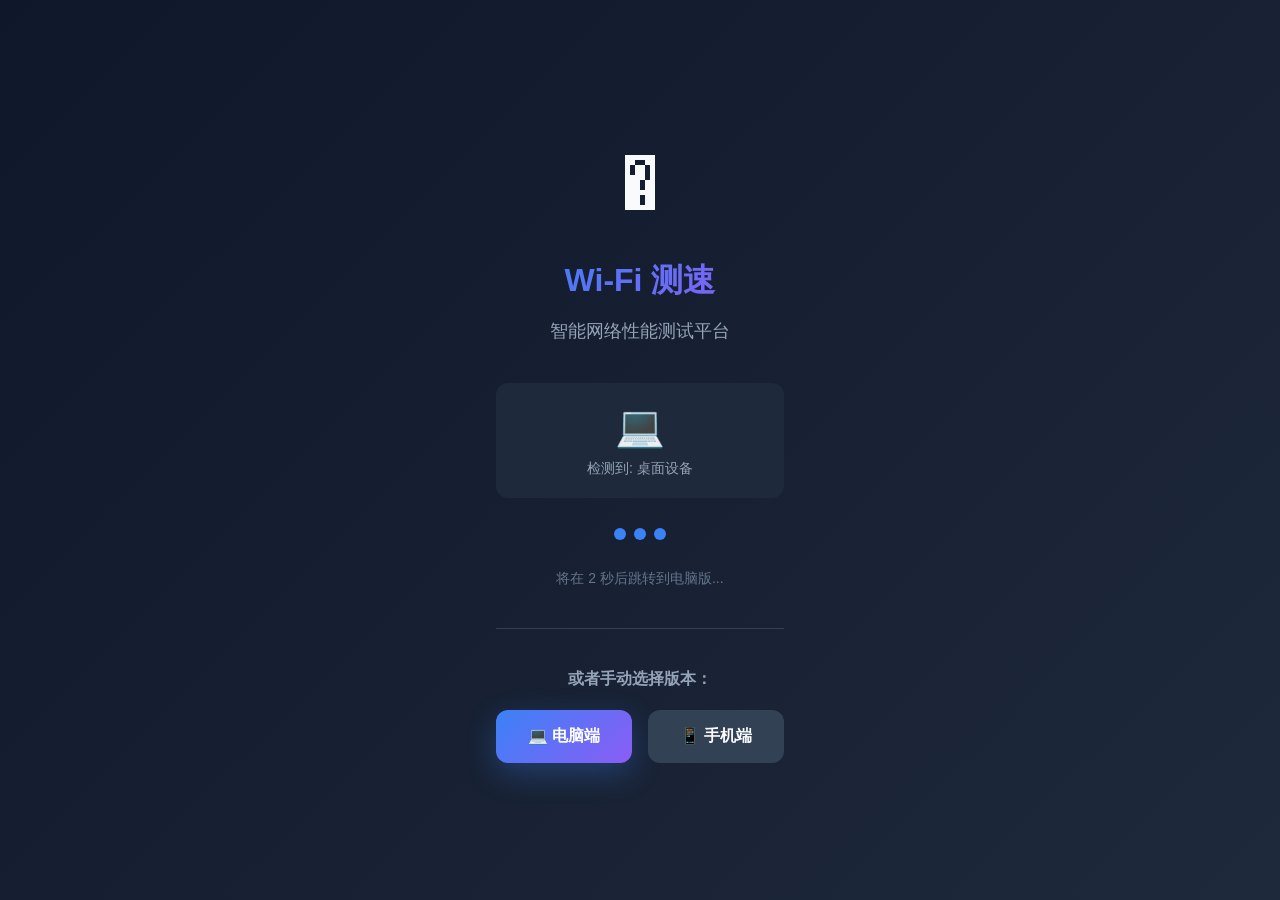
<file: index.html>
<!DOCTYPE html>
<html lang="zh-CN">
<head>
    <meta charset="UTF-8">
    <meta name="viewport" content="width=device-width, initial-scale=1.0">
    <meta name="description" content="Wi-Fi 测速 - 专业网络性能测试平台">
    <title>Wi-Fi 测速 - 正在跳转...</title>
    <style>
        * {
            margin: 0;
            padding: 0;
            box-sizing: border-box;
        }

        body {
            font-family: 'Segoe UI', -apple-system, BlinkMacSystemFont, sans-serif;
            background: linear-gradient(135deg, #0F172A 0%, #1E293B 100%);
            min-height: 100vh;
            display: flex;
            align-items: center;
            justify-content: center;
            color: #F8FAFC;
        }

        .container {
            text-align: center;
            padding: 40px;
            max-width: 600px;
        }

        .logo {
            font-size: 80px;
            margin-bottom: 30px;
            animation: pulse 2s ease-in-out infinite;
        }

        @keyframes pulse {
            0%, 100% { transform: scale(1); }
            50% { transform: scale(1.1); }
        }

        h1 {
            font-size: 32px;
            margin-bottom: 16px;
            background: linear-gradient(135deg, #3B82F6 0%, #8B5CF6 100%);
            -webkit-background-clip: text;
            -webkit-text-fill-color: transparent;
            background-clip: text;
        }

        .subtitle {
            font-size: 18px;
            color: #94A3B8;
            margin-bottom: 40px;
        }

        .loading {
            display: flex;
            justify-content: center;
            gap: 8px;
            margin: 30px 0;
        }

        .loading span {
            width: 12px;
            height: 12px;
            background: #3B82F6;
            border-radius: 50%;
            animation: bounce 1.4s ease-in-out infinite;
        }

        .loading span:nth-child(1) { animation-delay: -0.32s; }
        .loading span:nth-child(2) { animation-delay: -0.16s; }
        .loading span:nth-child(3) { animation-delay: 0; }

        @keyframes bounce {
            0%, 80%, 100% { transform: scale(0); }
            40% { transform: scale(1); }
        }

        .status {
            font-size: 14px;
            color: #64748B;
            margin-top: 20px;
        }

        .manual-select {
            margin-top: 40px;
            padding-top: 40px;
            border-top: 1px solid #334155;
        }

        .manual-select h3 {
            font-size: 16px;
            color: #94A3B8;
            margin-bottom: 20px;
        }

        .btn-group {
            display: flex;
            gap: 16px;
            justify-content: center;
            flex-wrap: wrap;
        }

        .btn {
            padding: 16px 32px;
            font-size: 16px;
            font-weight: 600;
            border: none;
            border-radius: 12px;
            cursor: pointer;
            transition: all 0.3s;
            text-decoration: none;
            display: inline-block;
        }

        .btn-primary {
            background: linear-gradient(135deg, #3B82F6 0%, #8B5CF6 100%);
            color: white;
            box-shadow: 0 10px 30px rgba(59, 130, 246, 0.3);
        }

        .btn-primary:hover {
            transform: translateY(-3px);
            box-shadow: 0 15px 40px rgba(59, 130, 246, 0.4);
        }

        .btn-secondary {
            background: #334155;
            color: #F8FAFC;
        }

        .btn-secondary:hover {
            background: #475569;
            transform: translateY(-3px);
        }

        .detected {
            background: #1E293B;
            padding: 20px;
            border-radius: 12px;
            margin-bottom: 30px;
        }

        .detected-icon {
            font-size: 40px;
            margin-bottom: 10px;
        }

        .detected-text {
            font-size: 14px;
            color: #94A3B8;
        }
    </style>
</head>
<body>
    <div class="container">
        <div class="logo">�</div>
        <h1>Wi-Fi 测速</h1>
        <p class="subtitle">智能网络性能测试平台</p>

        <div class="detected">
            <div class="detected-icon" id="deviceIcon">🔍</div>
            <div class="detected-text" id="deviceText">正在检测您的设备...</div>
        </div>

        <div class="loading">
            <span></span>
            <span></span>
            <span></span>
        </div>

        <div class="status" id="statusText">
            正在跳转到最佳版本...
        </div>

        <div class="manual-select">
            <h3>或者手动选择版本：</h3>
            <div class="btn-group">
                <a href="desktop.html" class="btn btn-primary">
                    💻 电脑端
                </a>
                <a href="mobile.html" class="btn btn-secondary">
                    📱 手机端
                </a>
            </div>
        </div>
    </div>

    <script>
        function detectDevice() {
            const userAgent = navigator.userAgent.toLowerCase();
            const width = window.innerWidth;

            let device = {
                type: 'desktop',
                icon: '💻',
                mobileUrl: 'mobile.html',
                desktopUrl: 'desktop.html'
            };

            const isMobile = /android|webos|iphone|ipad|ipod|blackberry|iemobile|opera mini/i.test(userAgent);
            const isTablet = /ipad|tablet/i.test(userAgent) && width > 768;
            const isSmallScreen = width < 768;

            if (isMobile || isTablet || isSmallScreen) {
                device.type = 'mobile';
                device.icon = '📱';
            }

            return device;
        }

        function init() {
            const device = detectDevice();

            document.getElementById('deviceIcon').textContent = device.icon;
            document.getElementById('deviceText').textContent = `检测到: ${device.type === 'mobile' ? '移动设备' : '桌面设备'}`;
            document.getElementById('statusText').textContent = `将在 2 秒后跳转到${device.type === 'mobile' ? '手机版' : '电脑版'}...`;

            setTimeout(() => {
                const targetUrl = device.type === 'mobile' ? device.mobileUrl : device.desktopUrl;
                window.location.href = targetUrl;
            }, 2000);
        }

        init();
    </script>
</body>
</html>
</file>
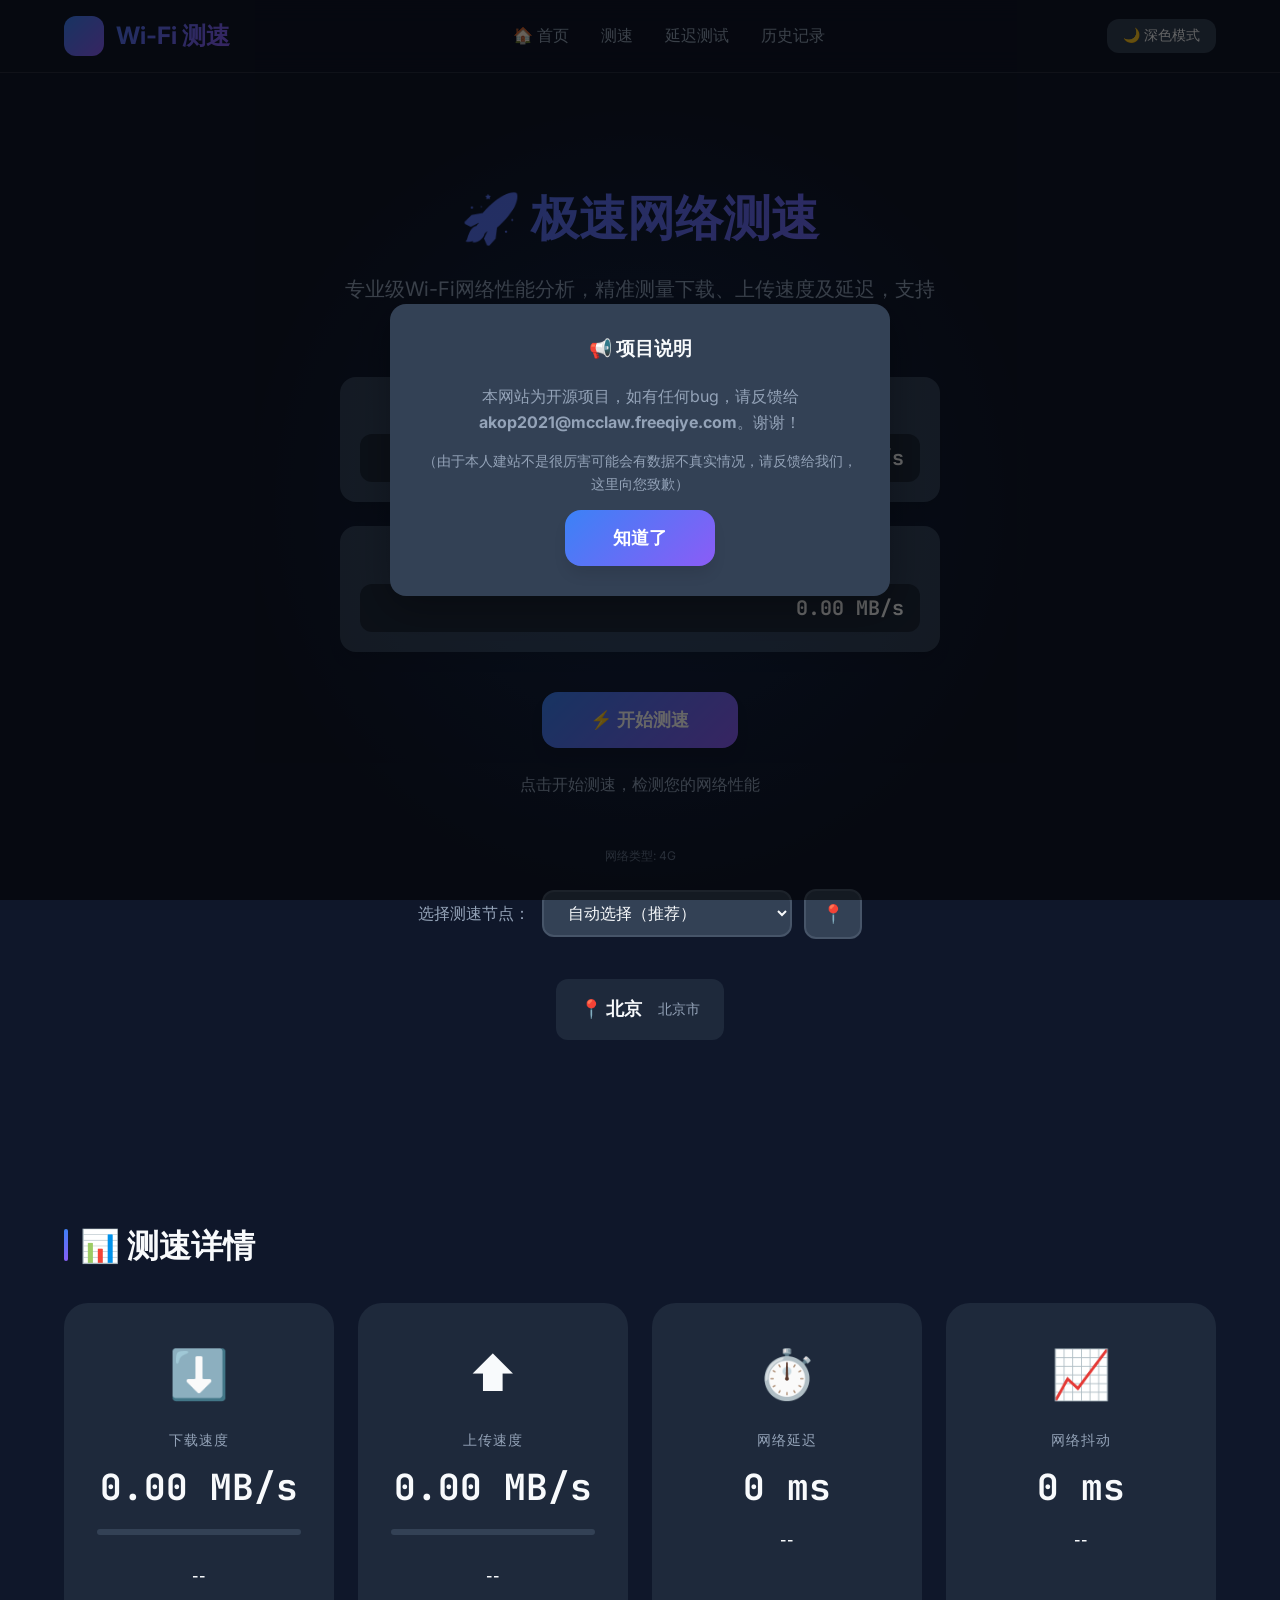
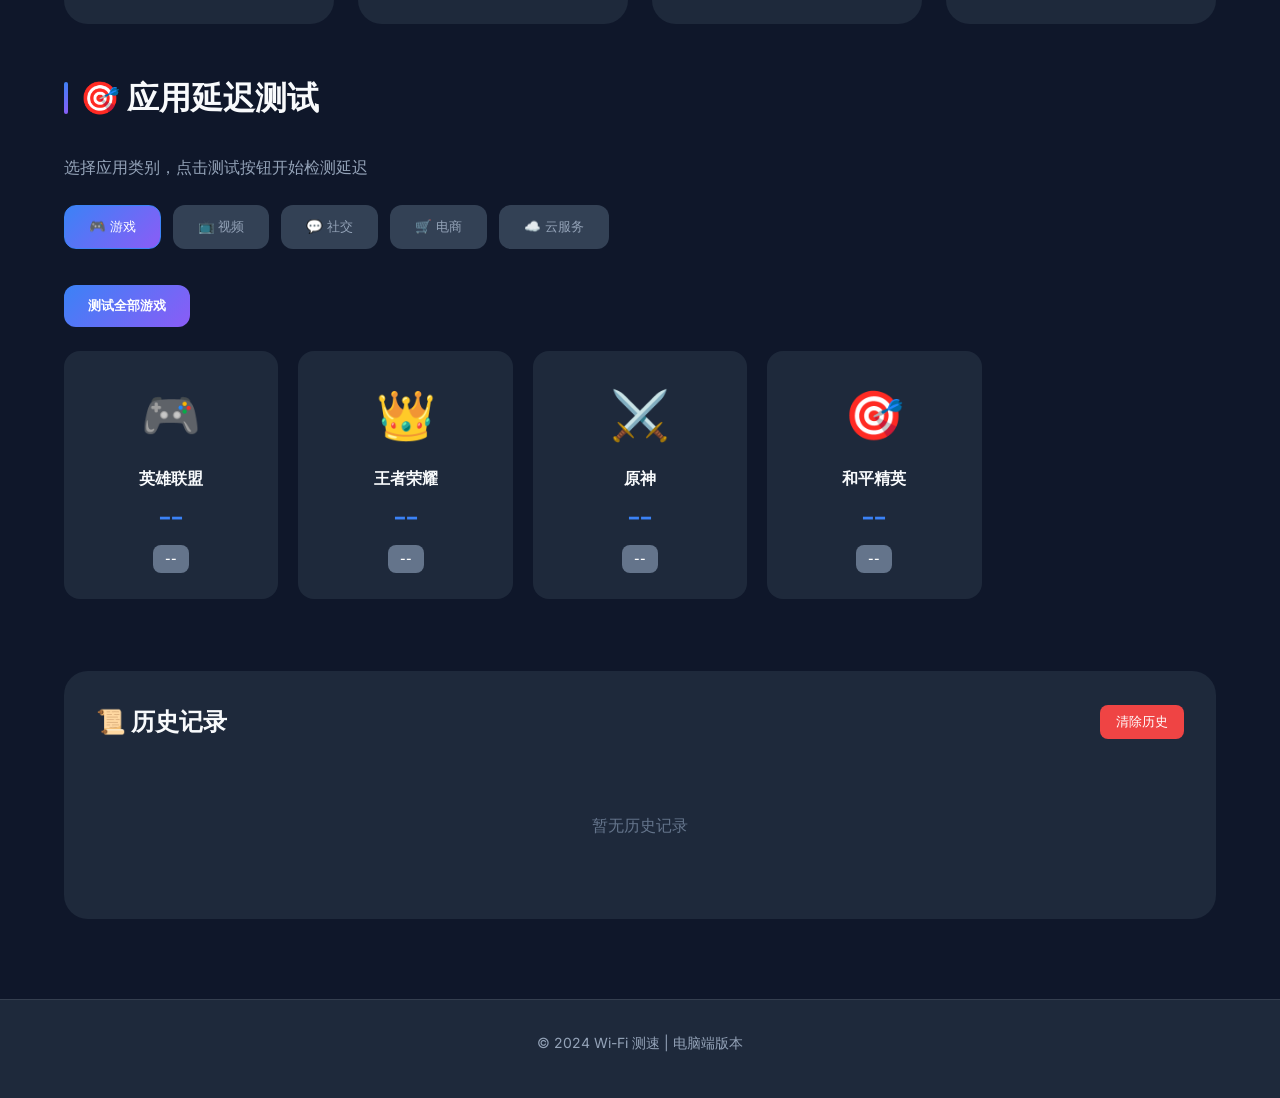
<file: desktop.html>
<!DOCTYPE html>
<html lang="zh-CN" data-theme="dark">
<head>
    <meta charset="UTF-8">
    <meta name="viewport" content="width=device-width, initial-scale=1.0">
    <meta name="description" content="专业Wi-Fi网络测速平台 - 电脑端">
    <meta name="viewport" content="width=device-width, initial-scale=1.0, maximum-scale=1.0, user-scalable=no">
    <title>Wi-Fi 测速 - 电脑端</title>

    <link rel="preconnect" href="https://fonts.googleapis.com">
    <link rel="preconnect" href="https://fonts.gstatic.com" crossorigin>
    <link href="https://fonts.googleapis.com/css2?family=Inter:wght@400;500;600;700;800&family=JetBrains+Mono:wght@400;500;600;700&display=swap" rel="stylesheet">

    <link rel="stylesheet" href="styles.css">
</head>
<body>
    <header>
        <div class="container header-content">
            <div class="logo">
                <div class="logo-icon">📡</div>
                <span>Wi-Fi 测速</span>
            </div>
            <nav>
                <a href="index.html">🏠 首页</a>
                <a href="#home">测速</a>
                <a href="#latency">延迟测试</a>
                <a href="#history">历史记录</a>
            </nav>
            <button id="themeToggle" class="theme-toggle">🌙 深色模式</button>
        </div>
    </header>

    <main>
        <section id="home" class="hero">
            <div class="container">
                <h1>🚀 极速网络测速</h1>
                <p>专业级Wi-Fi网络性能分析，精准测量下载、上传速度及延迟，支持多种应用服务器延迟测试</p>

                <div class="speed-bars">
                    <div class="speed-bar-item">
                        <div class="speed-bar-label">下载速度</div>
                        <div class="speed-bar-container">
                            <div class="speed-bar-fill" id="downloadBar"></div>
                            <span class="speed-bar-value" id="downloadBarValue">0.00 MB/s</span>
                        </div>
                    </div>
                    <div class="speed-bar-item">
                        <div class="speed-bar-label">上传速度</div>
                        <div class="speed-bar-container">
                            <div class="speed-bar-fill upload" id="uploadBar"></div>
                            <span class="speed-bar-value" id="uploadBarValue">0.00 MB/s</span>
                        </div>
                    </div>
                </div>

                <div class="action-buttons">
                    <button id="startTest" class="btn btn-primary">⚡ 开始测速</button>
                    <button id="abortTest" class="btn btn-secondary hidden">⏹ 停止</button>
                </div>

                <p id="statusMessage">点击开始测速，检测您的网络性能</p>

                <div id="networkInfo"></div>

                <div class="node-selector">
                    <label>选择测速节点：</label>
                    <select id="nodeSelect" class="node-select">
                        <option value="auto">自动选择（推荐）</option>
                    </select>
                    <button id="refreshLocation" class="btn-refresh" title="刷新位置">📍</button>
                </div>
                <div id="currentNode" class="current-node"></div>
            </div>
        </section>

        <section class="container">
            <h2 class="section-title">📊 测速详情</h2>

            <div class="metrics-grid">
                <div class="metric-card" data-metric="download">
                        <div class="metric-icon">⬇️</div>
                        <div class="metric-label">下载速度</div>
                        <div class="metric-value" id="downloadValue">0.00 MB/s</div>
                        <div class="progress-bar">
                            <div class="progress-fill" id="downloadProgress"></div>
                            <span class="progress-text" id="downloadProgressText">0%</span>
                        </div>
                        <div class="metric-info" id="downloadInfo"></div>
                        <span class="metric-rating" id="downloadRating">--</span>
                    </div>

                    <div class="metric-card" data-metric="upload">
                        <div class="metric-icon">⬆️</div>
                        <div class="metric-label">上传速度</div>
                        <div class="metric-value" id="uploadValue">0.00 MB/s</div>
                        <div class="progress-bar">
                            <div class="progress-fill" id="uploadProgress"></div>
                            <span class="progress-text" id="uploadProgressText">0%</span>
                        </div>
                        <div class="metric-info" id="uploadInfo"></div>
                        <span class="metric-rating" id="uploadRating">--</span>
                    </div>

                <div class="metric-card" data-metric="ping">
                    <div class="metric-icon">⏱️</div>
                    <div class="metric-label">网络延迟</div>
                    <div class="metric-value" id="pingValue">0 ms</div>
                    <span class="metric-rating" id="pingRating">--</span>
                </div>

                <div class="metric-card" data-metric="jitter">
                    <div class="metric-icon">📈</div>
                    <div class="metric-label">网络抖动</div>
                    <div class="metric-value" id="jitterValue">0 ms</div>
                    <span class="metric-rating" id="jitterRating">--</span>
                </div>
            </div>
        </section>

        <section id="latency" class="container">
            <h2 class="section-title">🎯 应用延迟测试</h2>
            <p id="latencyStatus">选择应用类别，点击测试按钮开始检测延迟</p>

            <div class="category-tabs">
                <button class="category-tab active" data-category="games">🎮 游戏</button>
                <button class="category-tab" data-category="video">📺 视频</button>
                <button class="category-tab" data-category="social">💬 社交</button>
                <button class="category-tab" data-category="ecommerce">🛒 电商</button>
                <button class="category-tab" data-category="cloud">☁️ 云服务</button>
            </div>

            <div id="category-games" class="category-content active">
                <button class="test-all-btn" data-category="games">测试全部游戏</button>
                <div class="apps-grid">
                    <div class="app-card" data-app="英雄联盟" data-category="games">
                        <div class="app-icon">🎮</div>
                        <div class="app-name">英雄联盟</div>
                        <div class="latency-value">--</div>
                        <span class="status-badge" style="background-color: #64748B">--</span>
                    </div>
                    <div class="app-card" data-app="王者荣耀" data-category="games">
                        <div class="app-icon">👑</div>
                        <div class="app-name">王者荣耀</div>
                        <div class="latency-value">--</div>
                        <span class="status-badge" style="background-color: #64748B">--</span>
                    </div>
                    <div class="app-card" data-app="原神" data-category="games">
                        <div class="app-icon">⚔️</div>
                        <div class="app-name">原神</div>
                        <div class="latency-value">--</div>
                        <span class="status-badge" style="background-color: #64748B">--</span>
                    </div>
                    <div class="app-card" data-app="和平精英" data-category="games">
                        <div class="app-icon">🎯</div>
                        <div class="app-name">和平精英</div>
                        <div class="latency-value">--</div>
                        <span class="status-badge" style="background-color: #64748B">--</span>
                    </div>
                </div>
            </div>

            <div id="category-video" class="category-content">
                <button class="test-all-btn" data-category="video">测试全部视频</button>
                <div class="apps-grid">
                    <div class="app-card" data-app="YouTube" data-category="video">
                        <div class="app-icon">▶️</div>
                        <div class="app-name">YouTube</div>
                        <div class="latency-value">--</div>
                        <span class="status-badge" style="background-color: #64748B">--</span>
                    </div>
                    <div class="app-card" data-app="Netflix" data-category="video">
                        <div class="app-icon">📺</div>
                        <div class="app-name">Netflix</div>
                        <div class="latency-value">--</div>
                        <span class="status-badge" style="background-color: #64748B">--</span>
                    </div>
                    <div class="app-card" data-app="B站" data-category="video">
                        <div class="app-icon">🎬</div>
                        <div class="app-name">B站</div>
                        <div class="latency-value">--</div>
                        <span class="status-badge" style="background-color: #64748B">--</span>
                    </div>
                    <div class="app-card" data-app="抖音" data-category="video">
                        <div class="app-icon">🎵</div>
                        <div class="app-name">抖音</div>
                        <div class="latency-value">--</div>
                        <span class="status-badge" style="background-color: #64748B">--</span>
                    </div>
                </div>
            </div>

            <div id="category-social" class="category-content">
                <button class="test-all-btn" data-category="social">测试全部社交应用</button>
                <div class="apps-grid">
                    <div class="app-card" data-app="微信" data-category="social">
                        <div class="app-icon">💬</div>
                        <div class="app-name">微信</div>
                        <div class="latency-value">--</div>
                        <span class="status-badge" style="background-color: #64748B">--</span>
                    </div>
                    <div class="app-card" data-app="QQ" data-category="social">
                        <div class="app-icon">📧</div>
                        <div class="app-name">QQ</div>
                        <div class="latency-value">--</div>
                        <span class="status-badge" style="background-color: #64748B">--</span>
                    </div>
                    <div class="app-card" data-app="Telegram" data-category="social">
                        <div class="app-icon">✈️</div>
                        <div class="app-name">Telegram</div>
                        <div class="latency-value">--</div>
                        <span class="status-badge" style="background-color: #64748B">--</span>
                    </div>
                </div>
            </div>

            <div id="category-ecommerce" class="category-content">
                <button class="test-all-btn" data-category="ecommerce">测试全部电商平台</button>
                <div class="apps-grid">
                    <div class="app-card" data-app="淘宝" data-category="ecommerce">
                        <div class="app-icon">🛍️</div>
                        <div class="app-name">淘宝</div>
                        <div class="latency-value">--</div>
                        <span class="status-badge" style="background-color: #64748B">--</span>
                    </div>
                    <div class="app-card" data-app="京东" data-category="ecommerce">
                        <div class="app-icon">📦</div>
                        <div class="app-name">京东</div>
                        <div class="latency-value">--</div>
                        <span class="status-badge" style="background-color: #64748B">--</span>
                    </div>
                    <div class="app-card" data-app="拼多多" data-category="ecommerce">
                        <div class="app-icon">📱</div>
                        <div class="app-name">拼多多</div>
                        <div class="latency-value">--</div>
                        <span class="status-badge" style="background-color: #64748B">--</span>
                    </div>
                </div>
            </div>

            <div id="category-cloud" class="category-content">
                <button class="test-all-btn" data-category="cloud">测试全部云服务</button>
                <div class="apps-grid">
                    <div class="app-card" data-app="AWS" data-category="cloud">
                        <div class="app-icon">☁️</div>
                        <div class="app-name">AWS</div>
                        <div class="latency-value">--</div>
                        <span class="status-badge" style="background-color: #64748B">--</span>
                    </div>
                    <div class="app-card" data-app="阿里云" data-category="cloud">
                        <div class="app-icon">🐱</div>
                        <div class="app-name">阿里云</div>
                        <div class="latency-value">--</div>
                        <span class="status-badge" style="background-color: #64748B">--</span>
                    </div>
                    <div class="app-card" data-app="腾讯云" data-category="cloud">
                        <div class="app-icon">🖥️</div>
                        <div class="app-name">腾讯云</div>
                        <div class="latency-value">--</div>
                        <span class="status-badge" style="background-color: #64748B">--</span>
                    </div>
                </div>
            </div>
        </section>

        <section id="history" class="container">
            <div class="history-section">
                <div class="history-header">
                    <h3>📜 历史记录</h3>
                    <button id="clearHistory" class="btn-clear">清除历史</button>
                </div>
                <div id="historyList">
                    <p class="empty-state">暂无历史记录，开始测速后将自动保存</p>
                </div>
            </div>
        </section>
    </main>

    <footer>
        <div class="container footer-content">
            <p>© 2024 Wi-Fi 测速 | 电脑端版本</p>
            <div id="networkInfo"></div>
        </div>
    </footer>

    <!-- 通知弹窗 -->
    <div id="notificationModal" class="notification-modal">
        <div class="notification-content">
            <h3>📢 项目说明</h3>
            <p>本网站为开源项目，如有任何bug，请反馈给 <strong>akop2021@mcclaw.freeqiye.com</strong>。谢谢！</p>
            <p style="margin-top: 10px; font-size: 14px; color: var(--text-secondary);">（由于本人建站不是很厉害可能会有数据不真实情况，请反馈给我们，这里向您致歉）</p>
            <button id="closeNotification" class="btn btn-primary">知道了</button>
        </div>
    </div>

    <style>
        .notification-modal {
            position: fixed;
            top: 0;
            left: 0;
            width: 100%;
            height: 100%;
            background-color: rgba(0, 0, 0, 0.6);
            display: flex;
            align-items: center;
            justify-content: center;
            z-index: 10000;
            opacity: 0;
            pointer-events: none;
            transition: opacity 0.3s;
        }
        .notification-modal.show {
            opacity: 1;
            pointer-events: auto;
        }
        .notification-content {
            background: var(--bg-card);
            padding: 30px;
            border-radius: var(--radius-lg);
            max-width: 500px;
            width: 90%;
            box-shadow: 0 10px 40px rgba(0, 0, 0, 0.3);
            text-align: center;
        }
        .notification-content h3 {
            margin-bottom: 20px;
            color: var(--text-primary);
        }
        .notification-content p {
            margin-bottom: 15px;
            line-height: 1.6;
            color: var(--text-secondary);
        }
    </style>

    <script src="config.js"></script>
    <script src="nodes.js"></script>
    <script src="data-manager.js"></script>
    <script src="speedtest.js"></script>
    <script src="latency.js"></script>
    <script src="ui.js"></script>
    <script src="main.js"></script>

    <script>
        // 页面加载时显示通知弹窗
        window.addEventListener('load', function() {
            const notificationModal = document.getElementById('notificationModal');
            const closeNotification = document.getElementById('closeNotification');
            
            // 显示弹窗
            notificationModal.classList.add('show');
            
            // 关闭弹窗
            closeNotification.addEventListener('click', function() {
                notificationModal.classList.remove('show');
            });
        });
        
        document.getElementById('themeToggle').addEventListener('click', function() {
            const html = document.documentElement;
            const currentTheme = html.getAttribute('data-theme');
            const newTheme = currentTheme === 'dark' ? 'light' : 'dark';
            html.setAttribute('data-theme', newTheme);
            this.textContent = newTheme === 'dark' ? '🌙 深色模式' : '☀️ 浅色模式';
        });

        document.querySelectorAll('.app-card').forEach(card => {
            card.addEventListener('click', function() {
                const appName = this.dataset.app;
                const category = this.dataset.category;

                if (window.speedTestApp) {
                    window.speedTestApp.ui.testSingleApp(appName, category);
                }
            });
        });
    </script>
</body>
</html>
</file>
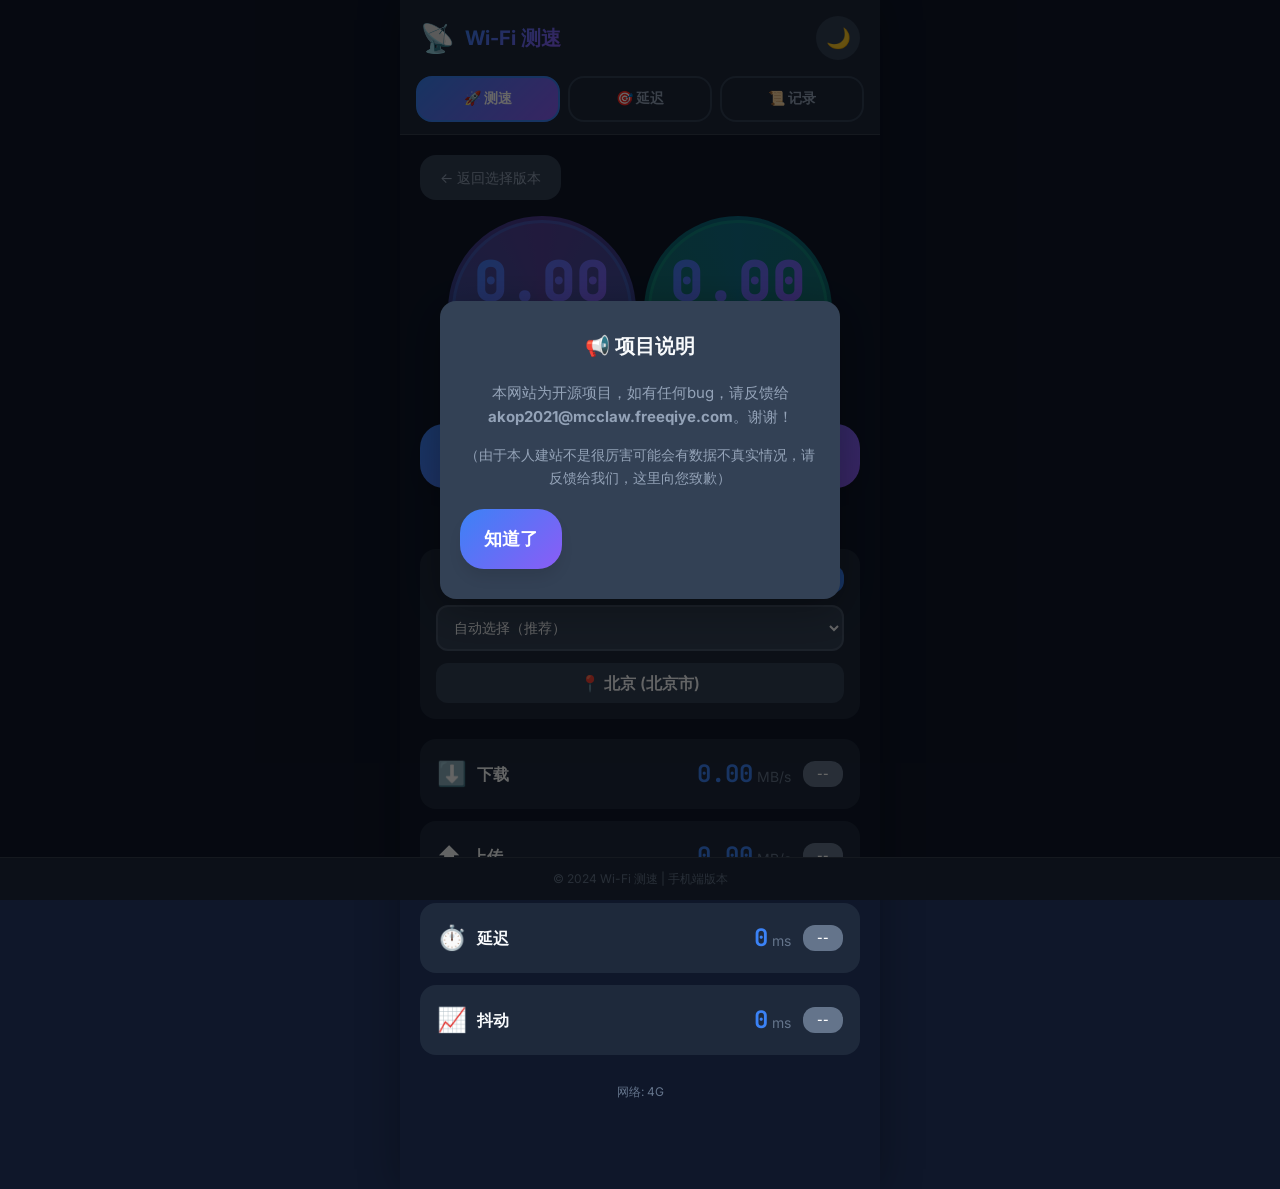
<file: mobile.html>
<!DOCTYPE html>
<html lang="zh-CN" data-theme="dark">
<head>
    <meta charset="UTF-8">
    <meta name="viewport" content="width=device-width, initial-scale=1.0, maximum-scale=1.0, user-scalable=no">
    <meta name="description" content="Wi-Fi 测速 - 手机端">
    <title>Wi-Fi 测速 - 手机端</title>
    <link rel="preconnect" href="https://fonts.googleapis.com">
    <link rel="preconnect" href="https://fonts.gstatic.com" crossorigin>
    <link href="https://fonts.googleapis.com/css2?family=Inter:wght@400;500;600;700;800&family=JetBrains+Mono:wght@400;500;600;700&display=swap" rel="stylesheet">
    <link rel="stylesheet" href="mobile.css">
    <style>
        .back-link {
            display: inline-flex;
            align-items: center;
            gap: 8px;
            padding: 12px 20px;
            background: var(--bg-card);
            color: var(--text-secondary);
            text-decoration: none;
            border-radius: var(--radius-md);
            font-size: 14px;
            margin-bottom: 20px;
            transition: all 0.2s;
        }
        .back-link:hover {
            background: var(--primary);
            color: white;
        }
    </style>
</head>
<body>
    <div class="mobile-container">
        <header class="mobile-header">
            <div class="header-top">
                <div class="logo">
                    <span class="logo-icon">📡</span>
                    <span class="logo-text">Wi-Fi 测速</span>
                </div>
                <button id="themeToggle" class="theme-btn">🌙</button>
            </div>
            <nav class="mobile-nav">
                <button class="nav-btn active" data-tab="test">🚀 测速</button>
                <button class="nav-btn" data-tab="latency">🎯 延迟</button>
                <button class="nav-btn" data-tab="history">📜 记录</button>
            </nav>
        </header>

        <main class="mobile-main">
            <a href="index.html" class="back-link">← 返回选择版本</a>

            <section id="tab-test" class="tab-content active">
                <div class="gauges-container">
                    <div class="gauge-wrapper">
                        <div class="speed-gauge download-gauge">
                            <div class="gauge-ring"></div>
                            <div class="gauge-inner">
                                <div class="gauge-value" id="downloadGaugeValue">0.00</div>
                                <div class="gauge-label">MB/s</div>
                                <div class="gauge-unit">下载速度</div>
                            </div>
                        </div>
                    </div>
                    <div class="gauge-wrapper">
                        <div class="speed-gauge upload-gauge">
                            <div class="gauge-ring"></div>
                            <div class="gauge-inner">
                                <div class="gauge-value" id="uploadGaugeValue">0.00</div>
                                <div class="gauge-label">MB/s</div>
                                <div class="gauge-unit">上传速度</div>
                            </div>
                        </div>
                    </div>
                </div>

                <div class="action-area">
                    <button id="startTest" class="btn-primary">
                        <span class="btn-icon">⚡</span>
                        <span class="btn-text">开始测速</span>
                    </button>
                    <button id="abortTest" class="btn-secondary hidden">
                        <span class="btn-icon">⏹</span>
                        <span class="btn-text">停止</span>
                    </button>
                </div>

                <p id="statusMessage" class="status-text">点击开始测速</p>

                <div class="mobile-node-selector">
                    <div class="node-selector-header">
                        <span>📍 当前节点</span>
                        <button id="refreshLocation" class="btn-refresh">🔄</button>
                    </div>
                    <select id="nodeSelect" class="mobile-node-select">
                        <option value="auto">自动选择（推荐）</option>
                    </select>
                    <div id="currentNode" class="current-node-display"></div>
                </div>

                <div class="metrics-list">
                    <div class="metric-item" data-metric="download">
                        <div class="metric-info">
                            <span class="metric-icon">⬇️</span>
                            <span class="metric-label">下载</span>
                        </div>
                        <div class="metric-data">
                            <span class="metric-value" id="downloadValue">0.00</span>
                            <span class="metric-unit">MB/s</span>
                        </div>
                        <span class="metric-rating" id="downloadRating">--</span>
                    </div>

                    <div class="metric-item" data-metric="upload">
                        <div class="metric-info">
                            <span class="metric-icon">⬆️</span>
                            <span class="metric-label">上传</span>
                        </div>
                        <div class="metric-data">
                            <span class="metric-value" id="uploadValue">0.00</span>
                            <span class="metric-unit">MB/s</span>
                        </div>
                        <span class="metric-rating" id="uploadRating">--</span>
                    </div>

                    <div class="metric-item" data-metric="ping">
                        <div class="metric-info">
                            <span class="metric-icon">⏱️</span>
                            <span class="metric-label">延迟</span>
                        </div>
                        <div class="metric-data">
                            <span class="metric-value" id="pingValue">0</span>
                            <span class="metric-unit">ms</span>
                        </div>
                        <span class="metric-rating" id="pingRating">--</span>
                    </div>

                    <div class="metric-item" data-metric="jitter">
                        <div class="metric-info">
                            <span class="metric-icon">📈</span>
                            <span class="metric-label">抖动</span>
                        </div>
                        <div class="metric-data">
                            <span class="metric-value" id="jitterValue">0</span>
                            <span class="metric-unit">ms</span>
                        </div>
                        <span class="metric-rating" id="jitterRating">--</span>
                    </div>
                </div>

                <div id="networkInfo" class="network-info"></div>
            </section>

            <section id="tab-latency" class="tab-content">
                <p id="latencyStatus" class="section-desc">选择应用测试延迟</p>

                <div class="category-selector">
                    <button class="category-btn active" data-category="games">🎮 游戏</button>
                    <button class="category-btn" data-category="video">📺 视频</button>
                    <button class="category-btn" data-category="social">💬 社交</button>
                    <button class="category-btn" data-category="ecommerce">🛒 电商</button>
                    <button class="category-btn" data-category="cloud">☁️ 云</button>
                </div>

                <div id="category-games" class="apps-section active">
                    <button class="test-all-btn" data-category="games">测试全部</button>
                    <div class="apps-list">
                        <div class="app-item" data-app="英雄联盟" data-category="games">
                            <div class="app-icon">🎮</div>
                            <div class="app-info">
                                <div class="app-name">英雄联盟</div>
                                <div class="app-latency">
                                    <span class="latency-value">--</span>
                                    <span class="status-badge" style="background-color: #64748B">--</span>
                                </div>
                            </div>
                        </div>
                        <div class="app-item" data-app="王者荣耀" data-category="games">
                            <div class="app-icon">👑</div>
                            <div class="app-info">
                                <div class="app-name">王者荣耀</div>
                                <div class="app-latency">
                                    <span class="latency-value">--</span>
                                    <span class="status-badge" style="background-color: #64748B">--</span>
                                </div>
                            </div>
                        </div>
                        <div class="app-item" data-app="原神" data-category="games">
                            <div class="app-icon">⚔️</div>
                            <div class="app-info">
                                <div class="app-name">原神</div>
                                <div class="app-latency">
                                    <span class="latency-value">--</span>
                                    <span class="status-badge" style="background-color: #64748B">--</span>
                                </div>
                            </div>
                        </div>
                        <div class="app-item" data-app="和平精英" data-category="games">
                            <div class="app-icon">🎯</div>
                            <div class="app-info">
                                <div class="app-name">和平精英</div>
                                <div class="app-latency">
                                    <span class="latency-value">--</span>
                                    <span class="status-badge" style="background-color: #64748B">--</span>
                                </div>
                            </div>
                        </div>
                    </div>
                </div>

                <div id="category-video" class="apps-section">
                    <button class="test-all-btn" data-category="video">测试全部</button>
                    <div class="apps-list">
                        <div class="app-item" data-app="YouTube" data-category="video">
                            <div class="app-icon">▶️</div>
                            <div class="app-info">
                                <div class="app-name">YouTube</div>
                                <div class="app-latency">
                                    <span class="latency-value">--</span>
                                    <span class="status-badge" style="background-color: #64748B">--</span>
                                </div>
                            </div>
                        </div>
                        <div class="app-item" data-app="Netflix" data-category="video">
                            <div class="app-icon">📺</div>
                            <div class="app-info">
                                <div class="app-name">Netflix</div>
                                <div class="app-latency">
                                    <span class="latency-value">--</span>
                                    <span class="status-badge" style="background-color: #64748B">--</span>
                                </div>
                            </div>
                        </div>
                        <div class="app-item" data-app="B站" data-category="video">
                            <div class="app-icon">🎬</div>
                            <div class="app-info">
                                <div class="app-name">B站</div>
                                <div class="app-latency">
                                    <span class="latency-value">--</span>
                                    <span class="status-badge" style="background-color: #64748B">--</span>
                                </div>
                            </div>
                        </div>
                        <div class="app-item" data-app="抖音" data-category="video">
                            <div class="app-icon">🎵</div>
                            <div class="app-info">
                                <div class="app-name">抖音</div>
                                <div class="app-latency">
                                    <span class="latency-value">--</span>
                                    <span class="status-badge" style="background-color: #64748B">--</span>
                                </div>
                            </div>
                        </div>
                    </div>
                </div>

                <div id="category-social" class="apps-section">
                    <button class="test-all-btn" data-category="social">测试全部</button>
                    <div class="apps-list">
                        <div class="app-item" data-app="微信" data-category="social">
                            <div class="app-icon">💬</div>
                            <div class="app-info">
                                <div class="app-name">微信</div>
                                <div class="app-latency">
                                    <span class="latency-value">--</span>
                                    <span class="status-badge" style="background-color: #64748B">--</span>
                                </div>
                            </div>
                        </div>
                        <div class="app-item" data-app="QQ" data-category="social">
                            <div class="app-icon">📧</div>
                            <div class="app-info">
                                <div class="app-name">QQ</div>
                                <div class="app-latency">
                                    <span class="latency-value">--</span>
                                    <span class="status-badge" style="background-color: #64748B">--</span>
                                </div>
                            </div>
                        </div>
                        <div class="app-item" data-app="Telegram" data-category="social">
                            <div class="app-icon">✈️</div>
                            <div class="app-info">
                                <div class="app-name">Telegram</div>
                                <div class="app-latency">
                                    <span class="latency-value">--</span>
                                    <span class="status-badge" style="background-color: #64748B">--</span>
                                </div>
                            </div>
                        </div>
                    </div>
                </div>

                <div id="category-ecommerce" class="apps-section">
                    <button class="test-all-btn" data-category="ecommerce">测试全部</button>
                    <div class="apps-list">
                        <div class="app-item" data-app="淘宝" data-category="ecommerce">
                            <div class="app-icon">🛍️</div>
                            <div class="app-info">
                                <div class="app-name">淘宝</div>
                                <div class="app-latency">
                                    <span class="latency-value">--</span>
                                    <span class="status-badge" style="background-color: #64748B">--</span>
                                </div>
                            </div>
                        </div>
                        <div class="app-item" data-app="京东" data-category="ecommerce">
                            <div class="app-icon">📦</div>
                            <div class="app-info">
                                <div class="app-name">京东</div>
                                <div class="app-latency">
                                    <span class="latency-value">--</span>
                                    <span class="status-badge" style="background-color: #64748B">--</span>
                                </div>
                            </div>
                        </div>
                        <div class="app-item" data-app="拼多多" data-category="ecommerce">
                            <div class="app-icon">📱</div>
                            <div class="app-info">
                                <div class="app-name">拼多多</div>
                                <div class="app-latency">
                                    <span class="latency-value">--</span>
                                    <span class="status-badge" style="background-color: #64748B">--</span>
                                </div>
                            </div>
                        </div>
                    </div>
                </div>

                <div id="category-cloud" class="apps-section">
                    <button class="test-all-btn" data-category="cloud">测试全部</button>
                    <div class="apps-list">
                        <div class="app-item" data-app="AWS" data-category="cloud">
                            <div class="app-icon">☁️</div>
                            <div class="app-info">
                                <div class="app-name">AWS</div>
                                <div class="app-latency">
                                    <span class="latency-value">--</span>
                                    <span class="status-badge" style="background-color: #64748B">--</span>
                                </div>
                            </div>
                        </div>
                        <div class="app-item" data-app="阿里云" data-category="cloud">
                            <div class="app-icon">🐱</div>
                            <div class="app-info">
                                <div class="app-name">阿里云</div>
                                <div class="app-latency">
                                    <span class="latency-value">--</span>
                                    <span class="status-badge" style="background-color: #64748B">--</span>
                                </div>
                            </div>
                        </div>
                        <div class="app-item" data-app="腾讯云" data-category="cloud">
                            <div class="app-icon">🖥️</div>
                            <div class="app-info">
                                <div class="app-name">腾讯云</div>
                                <div class="app-latency">
                                    <span class="latency-value">--</span>
                                    <span class="status-badge" style="background-color: #64748B">--</span>
                                </div>
                            </div>
                        </div>
                    </div>
                </div>
            </section>

            <section id="tab-history" class="tab-content">
                <div class="history-header">
                    <h3>📜 历史记录</h3>
                    <button id="clearHistory" class="btn-clear">清除</button>
                </div>
                <div id="historyList" class="history-list">
                    <p class="empty-state">暂无历史记录</p>
                </div>
            </section>
        </main>

        <footer class="mobile-footer">
            <p>© 2024 Wi-Fi 测速 | 手机端版本</p>
        </footer>
    </div>

    <!-- 通知弹窗 -->
    <div id="notificationModal" class="notification-modal">
        <div class="notification-content">
            <h3>📢 项目说明</h3>
            <p>本网站为开源项目，如有任何bug，请反馈给 <strong>akop2021@mcclaw.freeqiye.com</strong>。谢谢！</p>
            <p style="margin-top: 10px; font-size: 14px; color: var(--text-secondary);">（由于本人建站不是很厉害可能会有数据不真实情况，请反馈给我们，这里向您致歉）</p>
            <button id="closeNotification" class="btn-primary" style="margin-top: 20px;">知道了</button>
        </div>
    </div>

    <style>
        .notification-modal {
            position: fixed;
            top: 0;
            left: 0;
            width: 100%;
            height: 100%;
            background-color: rgba(0, 0, 0, 0.6);
            display: flex;
            align-items: center;
            justify-content: center;
            z-index: 10000;
            opacity: 0;
            pointer-events: none;
            transition: opacity 0.3s;
        }
        .notification-modal.show {
            opacity: 1;
            pointer-events: auto;
        }
        .notification-content {
            background: var(--bg-card);
            padding: 30px 20px;
            border-radius: var(--radius-md);
            max-width: 400px;
            width: 90%;
            box-shadow: 0 10px 40px rgba(0, 0, 0, 0.3);
            text-align: center;
        }
        .notification-content h3 {
            margin-bottom: 20px;
            color: var(--text-primary);
            font-size: 20px;
        }
        .notification-content p {
            margin-bottom: 15px;
            line-height: 1.6;
            color: var(--text-secondary);
            font-size: 15px;
        }
    </style>

    <script src="config.js"></script>
    <script src="nodes.js"></script>
    <script src="data-manager.js"></script>
    <script src="speedtest.js"></script>
    <script src="latency.js"></script>
    <script src="mobile.js"></script>
    
    <script>
        // 页面加载时显示通知弹窗
        window.addEventListener('load', function() {
            const notificationModal = document.getElementById('notificationModal');
            const closeNotification = document.getElementById('closeNotification');
            
            // 显示弹窗
            notificationModal.classList.add('show');
            
            // 关闭弹窗
            closeNotification.addEventListener('click', function() {
                notificationModal.classList.remove('show');
            });
        });
    </script>
</body>
</html>
</file>
<file: styles.css>
:root {
    --primary: #3B82F6;
    --primary-dark: #2563EB;
    --secondary: #8B5CF6;
    --success: #10B981;
    --warning: #F59E0B;
    --danger: #EF4444;
    --info: #06B6D4;

    --bg-primary: #0F172A;
    --bg-secondary: #1E293B;
    --bg-card: #334155;
    --bg-hover: #475569;

    --text-primary: #F8FAFC;
    --text-secondary: #94A3B8;
    --text-muted: #64748B;

    --gradient-primary: linear-gradient(135deg, var(--primary) 0%, var(--secondary) 100%);
    --gradient-success: linear-gradient(135deg, var(--success) 0%, #059669 100%);
    --gradient-danger: linear-gradient(135deg, var(--danger) 0%, #DC2626 100%);

    --shadow-sm: 0 1px 2px 0 rgba(0, 0, 0, 0.05);
    --shadow-md: 0 4px 6px -1px rgba(0, 0, 0, 0.1);
    --shadow-lg: 0 10px 15px -3px rgba(0, 0, 0, 0.1);
    --shadow-xl: 0 20px 25px -5px rgba(0, 0, 0, 0.1);

    --radius-sm: 8px;
    --radius-md: 12px;
    --radius-lg: 16px;
    --radius-xl: 24px;

    --transition-fast: 150ms;
    --transition-base: 300ms;
    --transition-slow: 500ms;
}

[data-theme="light"] {
    --bg-primary: #F8FAFC;
    --bg-secondary: #FFFFFF;
    --bg-card: #F1F5F9;
    --bg-hover: #E2E8F0;

    --text-primary: #0F172A;
    --text-secondary: #475569;
    --text-muted: #94A3B8;
}

* {
    margin: 0;
    padding: 0;
    box-sizing: border-box;
}

html {
    scroll-behavior: smooth;
}

body {
    font-family: 'Inter', -apple-system, BlinkMacSystemFont, 'Segoe UI', sans-serif;
    background: var(--bg-primary);
    color: var(--text-primary);
    line-height: 1.6;
    overflow-x: hidden;
}

.container {
    max-width: 1200px;
    margin: 0 auto;
    padding: 0 24px;
}

header {
    position: fixed;
    top: 0;
    left: 0;
    right: 0;
    z-index: 1000;
    background: rgba(15, 23, 42, 0.8);
    backdrop-filter: blur(12px);
    border-bottom: 1px solid rgba(255, 255, 255, 0.1);
    padding: 16px 0;
}

[data-theme="light"] header {
    background: rgba(248, 250, 252, 0.9);
    border-bottom: 1px solid rgba(0, 0, 0, 0.1);
}

.header-content {
    display: flex;
    justify-content: space-between;
    align-items: center;
}

.logo {
    display: flex;
    align-items: center;
    gap: 12px;
    font-size: 24px;
    font-weight: 700;
    background: var(--gradient-primary);
    -webkit-background-clip: text;
    -webkit-text-fill-color: transparent;
    background-clip: text;
}

.logo-icon {
    width: 40px;
    height: 40px;
    background: var(--gradient-primary);
    border-radius: var(--radius-md);
    display: flex;
    align-items: center;
    justify-content: center;
    font-size: 24px;
}

nav {
    display: flex;
    gap: 32px;
}

nav a {
    color: var(--text-secondary);
    text-decoration: none;
    font-weight: 500;
    transition: color var(--transition-fast);
    position: relative;
}

nav a:hover {
    color: var(--primary);
}

nav a::after {
    content: '';
    position: absolute;
    bottom: -4px;
    left: 0;
    width: 0;
    height: 2px;
    background: var(--primary);
    transition: width var(--transition-fast);
}

nav a:hover::after {
    width: 100%;
}

.theme-toggle {
    background: var(--bg-card);
    border: none;
    padding: 8px 16px;
    border-radius: var(--radius-md);
    color: var(--text-primary);
    cursor: pointer;
    transition: all var(--transition-fast);
    font-size: 14px;
}

.theme-toggle:hover {
    background: var(--bg-hover);
    transform: scale(1.05);
}

main {
    padding-top: 100px;
    padding-bottom: 80px;
}

.hero {
    text-align: center;
    padding: 80px 0;
    position: relative;
}

.hero::before {
    content: '';
    position: absolute;
    top: 0;
    left: 50%;
    transform: translateX(-50%);
    width: 800px;
    height: 800px;
    background: radial-gradient(circle, rgba(59, 130, 246, 0.15) 0%, transparent 70%);
    pointer-events: none;
}

.hero h1 {
    font-size: 48px;
    font-weight: 800;
    margin-bottom: 16px;
    background: linear-gradient(135deg, var(--primary) 0%, var(--secondary) 100%);
    -webkit-background-clip: text;
    -webkit-text-fill-color: transparent;
    background-clip: text;
}

.hero p {
    font-size: 20px;
    color: var(--text-secondary);
    max-width: 600px;
    margin: 0 auto 40px;
}

.speed-bars {
    width: 100%;
    max-width: 600px;
    margin: 40px auto;
    display: flex;
    flex-direction: column;
    gap: 24px;
}

.speed-bar-item {
    background: var(--bg-card);
    border-radius: var(--radius-lg);
    padding: 20px;
    box-shadow: var(--shadow-lg);
    border: 1px solid var(--border-color);
}

.speed-bar-label {
    font-size: 16px;
    color: var(--text-secondary);
    margin-bottom: 12px;
    font-weight: 600;
}

.speed-bar-container {
    position: relative;
    height: 48px;
    background: var(--bg-secondary);
    border-radius: var(--radius-md);
    overflow: hidden;
}

.speed-bar-fill {
    position: absolute;
    left: 0;
    top: 0;
    height: 100%;
    background: var(--gradient-primary);
    border-radius: var(--radius-md);
    transition: width 0.3s ease-out;
    min-width: 0;
}

.speed-bar-fill.upload {
    background: linear-gradient(90deg, #10b981 0%, #06b6d4 100%);
}

.speed-bar-value {
    position: absolute;
    right: 16px;
    top: 50%;
    transform: translateY(-50%);
    font-size: 20px;
    font-weight: 700;
    color: var(--text-primary);
    font-family: 'JetBrains Mono', monospace;
}

.status-dot {
    width: 8px;
    height: 8px;
    border-radius: 50%;
    background: var(--success);
    animation: pulse 2s ease-in-out infinite;
}

@keyframes pulse {
    0%, 100% { opacity: 1; }
    50% { opacity: 0.5; }
}

.action-buttons {
    display: flex;
    gap: 16px;
    justify-content: center;
    margin-bottom: 24px;
}

.btn {
    padding: 16px 48px;
    font-size: 18px;
    font-weight: 600;
    border: none;
    border-radius: var(--radius-lg);
    cursor: pointer;
    transition: all var(--transition-fast);
    position: relative;
    overflow: hidden;
}

.btn-primary {
    background: var(--gradient-primary);
    color: white;
    box-shadow: var(--shadow-lg);
}

.btn-primary:hover {
    transform: translateY(-2px);
    box-shadow: var(--shadow-xl);
}

.btn-primary:active {
    transform: translateY(0);
}

.btn-secondary {
    background: var(--bg-card);
    color: var(--text-primary);
}

.btn-secondary:hover {
    background: var(--bg-hover);
}

.btn.hidden {
    display: none;
}

.btn::after {
    content: '';
    position: absolute;
    inset: 0;
    background: linear-gradient(
        to right,
        transparent 0%,
        rgba(255, 255, 255, 0.2) 50%,
        transparent 100%
    );
    transform: translateX(-100%);
    transition: transform 0.6s;
}

.btn:hover::after {
    transform: translateX(100%);
}

#statusMessage {
    font-size: 16px;
    color: var(--text-secondary);
    margin-bottom: 48px;
}

section {
    margin-bottom: 100px;
    position: relative;
}

.section-title {
    font-size: 32px;
    font-weight: 700;
    margin-bottom: 32px;
    display: flex;
    align-items: center;
    gap: 12px;
}

.section-title::before {
    content: '';
    width: 4px;
    height: 32px;
    background: var(--gradient-primary);
    border-radius: 2px;
}

.metrics-grid {
    display: grid;
    grid-template-columns: repeat(auto-fit, minmax(250px, 1fr));
    gap: 24px;
    margin-bottom: 48px;
}

.metric-card {
    background: var(--bg-secondary);
    border-radius: var(--radius-xl);
    padding: 32px;
    text-align: center;
    position: relative;
    overflow: hidden;
    transition: all var(--transition-base);
    border: 1px solid transparent;
}

.metric-card::before {
    content: '';
    position: absolute;
    top: 0;
    left: 0;
    right: 0;
    height: 4px;
    background: var(--gradient-primary);
    opacity: 0;
    transition: opacity var(--transition-base);
}

.metric-card:hover {
    transform: translateY(-4px);
    border-color: var(--primary);
    box-shadow: var(--shadow-xl);
}

.metric-card:hover::before {
    opacity: 1;
}

.metric-card.testing {
    border-color: var(--warning);
}

.metric-card.testing::before {
    background: var(--warning);
    opacity: 1;
    animation: progress 1.5s ease-in-out infinite;
}

.metric-card.completed::before {
    opacity: 1;
}

@keyframes progress {
    0%, 100% { opacity: 0.5; }
    50% { opacity: 1; }
}

.metric-icon {
    font-size: 48px;
    margin-bottom: 16px;
}

.metric-label {
    font-size: 14px;
    color: var(--text-secondary);
    text-transform: uppercase;
    letter-spacing: 1px;
    margin-bottom: 8px;
}

.metric-value {
    font-size: 36px;
    font-weight: 700;
    font-family: 'JetBrains Mono', monospace;
    color: var(--text-primary);
    margin-bottom: 8px;
}

.metric-value.animating {
    animation: shimmer 1s ease-in-out infinite;
}

@keyframes shimmer {
    0%, 100% { opacity: 1; }
    50% { opacity: 0.7; }
}

.metric-rating {
    font-size: 14px;
    font-weight: 600;
    padding: 4px 12px;
    border-radius: var(--radius-sm);
    display: inline-block;
}

.progress-bar {
    width: 100%;
    height: 6px;
    background: var(--bg-card);
    border-radius: 3px;
    overflow: hidden;
    margin-top: 12px;
    position: relative;
}

.progress-fill {
    height: 100%;
    background: var(--gradient-primary);
    border-radius: 3px;
    width: 0%;
    transition: width var(--transition-base);
}

.progress-text {
    position: absolute;
    right: 0;
    top: -20px;
    font-size: 12px;
    color: var(--text-secondary);
    font-weight: 500;
}

.metric-info {
    font-size: 12px;
    color: var(--text-muted);
    margin-top: 8px;
    min-height: 18px;
}

.category-tabs {
    display: flex;
    gap: 12px;
    margin-bottom: 24px;
    overflow-x: auto;
    padding-bottom: 12px;
}

.category-tab {
    padding: 12px 24px;
    background: var(--bg-card);
    border: 1px solid transparent;
    border-radius: var(--radius-md);
    color: var(--text-secondary);
    font-weight: 500;
    cursor: pointer;
    transition: all var(--transition-fast);
    white-space: nowrap;
}

.category-tab:hover {
    background: var(--bg-hover);
    color: var(--text-primary);
}

.category-tab.active {
    background: var(--gradient-primary);
    color: white;
    border-color: var(--primary);
}

.apps-grid {
    display: grid;
    grid-template-columns: repeat(auto-fill, minmax(180px, 1fr));
    gap: 20px;
}

.app-card {
    background: var(--bg-secondary);
    border-radius: var(--radius-lg);
    padding: 24px;
    text-align: center;
    cursor: pointer;
    transition: all var(--transition-base);
    border: 2px solid transparent;
    position: relative;
    overflow: hidden;
}

.app-card:hover {
    transform: translateY(-4px);
    border-color: var(--primary);
    box-shadow: var(--shadow-lg);
}

.app-card.testing {
    border-color: var(--warning);
    animation: pulse-border 1s ease-in-out infinite;
}

@keyframes pulse-border {
    0%, 100% { border-color: var(--warning); }
    50% { border-color: transparent; }
}

.app-icon {
    font-size: 48px;
    margin-bottom: 12px;
}

.app-name {
    font-size: 16px;
    font-weight: 600;
    color: var(--text-primary);
    margin-bottom: 8px;
}

.latency-value {
    font-size: 24px;
    font-weight: 700;
    font-family: 'JetBrains Mono', monospace;
    color: var(--primary);
    margin-bottom: 8px;
}

.status-badge {
    font-size: 12px;
    font-weight: 600;
    padding: 4px 12px;
    border-radius: var(--radius-sm);
    color: white;
    display: inline-block;
}

#latencyStatus {
    margin-bottom: 24px;
    color: var(--text-secondary);
}

.category-content {
    display: none;
}

.category-content.active {
    display: block;
    animation: fadeIn 0.3s ease-in-out;
    margin-bottom: 48px;
    padding-bottom: 24px;
}

@keyframes fadeIn {
    from { opacity: 0; transform: translateY(10px); }
    to { opacity: 1; transform: translateY(0); }
}

.test-all-btn {
    background: var(--gradient-primary);
    color: white;
    border: none;
    padding: 12px 24px;
    border-radius: var(--radius-md);
    font-weight: 600;
    cursor: pointer;
    transition: all var(--transition-fast);
    margin-bottom: 24px;
}

.test-all-btn:hover {
    transform: scale(1.05);
    box-shadow: var(--shadow-lg);
}

.history-section {
    background: var(--bg-secondary);
    border-radius: var(--radius-xl);
    padding: 32px;
}

.history-header {
    display: flex;
    justify-content: space-between;
    align-items: center;
    margin-bottom: 24px;
}

.history-header h3 {
    font-size: 24px;
    font-weight: 700;
}

.btn-clear {
    background: var(--danger);
    color: white;
    border: none;
    padding: 8px 16px;
    border-radius: var(--radius-sm);
    cursor: pointer;
    transition: all var(--transition-fast);
}

.btn-clear:hover {
    opacity: 0.8;
}

#historyList {
    display: flex;
    flex-direction: column;
    gap: 16px;
}

.history-item {
    background: var(--bg-card);
    border-radius: var(--radius-md);
    padding: 16px;
    display: flex;
    justify-content: space-between;
    align-items: center;
    transition: all var(--transition-fast);
}

.history-item:hover {
    background: var(--bg-hover);
}

.history-time {
    color: var(--text-secondary);
    font-size: 14px;
}

.history-stats {
    display: flex;
    gap: 24px;
}

.history-stats .stat {
    font-family: 'JetBrains Mono', monospace;
    font-size: 14px;
    color: var(--text-primary);
}

.empty-state {
    text-align: center;
    padding: 48px;
    color: var(--text-muted);
}

footer {
    background: var(--bg-secondary);
    border-top: 1px solid rgba(255, 255, 255, 0.1);
    padding: 32px 0;
    text-align: center;
}

.footer-content {
    color: var(--text-secondary);
    font-size: 14px;
}

.footer-content a {
    color: var(--primary);
    text-decoration: none;
}

.footer-content a:hover {
    text-decoration: underline;
}

#networkInfo {
    margin-top: 12px;
    font-size: 12px;
    color: var(--text-muted);
}

@media (max-width: 768px) {
    .hero h1 {
        font-size: 32px;
    }

    .hero p {
        font-size: 16px;
    }

    .speed-gauge {
        width: 240px;
        height: 240px;
    }

    .gauge-value {
        font-size: 48px;
    }

    .metrics-grid {
        grid-template-columns: 1fr;
    }

    .apps-grid {
        grid-template-columns: repeat(2, 1fr);
    }

    .category-tabs {
        flex-wrap: nowrap;
        overflow-x: auto;
    }

    nav {
        display: none;
    }

    .btn {
        padding: 12px 32px;
        font-size: 16px;
    }
}

@media (max-width: 480px) {
    .hero h1 {
        font-size: 28px;
    }

    .speed-gauge {
        width: 200px;
        height: 200px;
    }

    .gauge-value {
        font-size: 36px;
    }

    .apps-grid {
        grid-template-columns: 1fr;
    }
}

.node-selector {
    display: flex;
    align-items: center;
    justify-content: center;
    gap: 12px;
    margin: 24px 0;
}

.node-selector label {
    font-size: 16px;
    color: var(--text-secondary);
}

.node-select {
    padding: 12px 20px;
    font-size: 16px;
    background: var(--bg-card);
    color: var(--text-primary);
    border: 2px solid var(--bg-hover);
    border-radius: var(--radius-md);
    cursor: pointer;
    transition: all var(--transition-fast);
    min-width: 250px;
}

.node-select:hover {
    border-color: var(--primary);
}

.node-select:focus {
    outline: none;
    border-color: var(--primary);
    box-shadow: 0 0 0 3px rgba(59, 130, 246, 0.1);
}

.btn-refresh {
    padding: 12px 16px;
    background: var(--bg-card);
    border: 2px solid var(--bg-hover);
    border-radius: var(--radius-md);
    color: var(--text-primary);
    cursor: pointer;
    font-size: 18px;
    transition: all var(--transition-fast);
}

.btn-refresh:hover {
    background: var(--primary);
    border-color: var(--primary);
    transform: scale(1.05);
}

.current-node {
    margin-top: 16px;
    padding: 16px 24px;
    background: var(--bg-secondary);
    border-radius: var(--radius-md);
    display: inline-block;
}

.node-info {
    display: flex;
    align-items: center;
    gap: 16px;
}

.node-name {
    font-size: 18px;
    font-weight: 600;
    color: var(--text-primary);
}

.node-province {
    font-size: 14px;
    color: var(--text-secondary);
}
</file>
<file: mobile.css>
:root {
    --primary: #3B82F6;
    --primary-dark: #2563EB;
    --secondary: #8B5CF6;
    --success: #10B981;
    --warning: #F59E0B;
    --danger: #EF4444;
    --info: #06B6D4;

    --bg-primary: #0F172A;
    --bg-secondary: #1E293B;
    --bg-card: #334155;
    --bg-hover: #475569;

    --text-primary: #F8FAFC;
    --text-secondary: #94A3B8;
    --text-muted: #64748B;

    --gradient-primary: linear-gradient(135deg, var(--primary) 0%, var(--secondary) 100%);

    --radius-sm: 12px;
    --radius-md: 16px;
    --radius-lg: 24px;
    --radius-full: 9999px;

    --shadow-md: 0 4px 6px -1px rgba(0, 0, 0, 0.1);
    --shadow-lg: 0 10px 15px -3px rgba(0, 0, 0, 0.1);
}

[data-theme="light"] {
    --bg-primary: #F8FAFC;
    --bg-secondary: #FFFFFF;
    --bg-card: #F1F5F9;
    --bg-hover: #E2E8F0;

    --text-primary: #0F172A;
    --text-secondary: #475569;
    --text-muted: #94A3B8;
}

* {
    margin: 0;
    padding: 0;
    box-sizing: border-box;
    -webkit-tap-highlight-color: transparent;
}

html, body {
    font-family: 'Inter', -apple-system, BlinkMacSystemFont, 'Segoe UI', sans-serif;
    background: var(--bg-primary);
    color: var(--text-primary);
    line-height: 1.5;
    overflow-x: hidden;
}

.mobile-container {
    min-height: 100vh;
    display: flex;
    flex-direction: column;
    padding-bottom: 60px;
}

.mobile-header {
    position: sticky;
    top: 0;
    z-index: 100;
    background: var(--bg-secondary);
    border-bottom: 1px solid rgba(255, 255, 255, 0.1);
    backdrop-filter: blur(12px);
}

[data-theme="light"] .mobile-header {
    border-bottom: 1px solid rgba(0, 0, 0, 0.1);
}

.header-top {
    display: flex;
    justify-content: space-between;
    align-items: center;
    padding: 16px 20px;
}

.logo {
    display: flex;
    align-items: center;
    gap: 10px;
}

.logo-icon {
    font-size: 28px;
}

.logo-text {
    font-size: 20px;
    font-weight: 700;
    background: var(--gradient-primary);
    -webkit-background-clip: text;
    -webkit-text-fill-color: transparent;
    background-clip: text;
}

.theme-btn {
    width: 44px;
    height: 44px;
    border-radius: 50%;
    background: var(--bg-card);
    border: none;
    font-size: 20px;
    cursor: pointer;
    transition: all 0.2s;
}

.theme-btn:active {
    transform: scale(0.95);
}

.mobile-nav {
    display: flex;
    padding: 0 16px 12px;
    gap: 8px;
}

.nav-btn {
    flex: 1;
    padding: 12px 16px;
    background: transparent;
    border: 2px solid var(--bg-card);
    border-radius: var(--radius-md);
    color: var(--text-secondary);
    font-size: 14px;
    font-weight: 600;
    cursor: pointer;
    transition: all 0.2s;
}

.nav-btn.active {
    background: var(--gradient-primary);
    border-color: var(--primary);
    color: white;
}

.nav-btn:active {
    transform: scale(0.98);
}

.mobile-main {
    flex: 1;
    padding: 20px;
}

.tab-content {
    display: none;
}

.tab-content.active {
    display: block;
    animation: fadeIn 0.3s ease;
}

@keyframes fadeIn {
    from { opacity: 0; transform: translateY(10px); }
    to { opacity: 1; transform: translateY(0); }
}

.gauges-container {
    display: flex;
    justify-content: center;
    gap: 16px;
    margin-bottom: 24px;
    padding: 0 8px;
}

.gauge-wrapper {
    flex: 1;
    max-width: 180px;
}

.speed-gauge {
    width: 100%;
    aspect-ratio: 1;
    background: var(--bg-secondary);
    border-radius: 50%;
    display: flex;
    flex-direction: column;
    align-items: center;
    justify-content: center;
    position: relative;
    box-shadow: var(--shadow-lg);
}

.speed-gauge::before {
    content: '';
    position: absolute;
    inset: -4px;
    border-radius: 50%;
    opacity: 0.5;
}

.download-gauge::before {
    background: conic-gradient(from 180deg, var(--primary) 0deg, var(--secondary) 180deg, var(--primary) 360deg);
}

.upload-gauge::before {
    background: conic-gradient(from 180deg, #10b981 0deg, #06b6d4 180deg, #10b981 360deg);
}

.gauge-inner {
    position: relative;
    z-index: 1;
    display: flex;
    flex-direction: column;
    align-items: center;
    justify-content: center;
}

.gauge-ring {
    position: absolute;
    inset: 0;
    border-radius: 50%;
    background: transparent;
}

.download-gauge .gauge-ring {
    border: 3px solid var(--primary);
    opacity: 0.3;
}

.upload-gauge .gauge-ring {
    border: 3px solid #10b981;
    opacity: 0.3;
}

@keyframes rotate {
    from { transform: rotate(0deg); }
    to { transform: rotate(360deg); }
}

.gauge-value {
    font-size: 56px;
    font-weight: 800;
    font-family: 'JetBrains Mono', monospace;
    background: var(--gradient-primary);
    -webkit-background-clip: text;
    -webkit-text-fill-color: transparent;
    background-clip: text;
}

.gauge-label {
    font-size: 16px;
    color: var(--text-secondary);
    margin-top: 4px;
}

.gauge-unit {
    font-size: 20px;
    color: var(--text-muted);
}

.action-area {
    display: flex;
    gap: 12px;
    margin-bottom: 16px;
}

.btn-primary,
.btn-secondary {
    flex: 1;
    display: flex;
    align-items: center;
    justify-content: center;
    gap: 10px;
    padding: 18px 24px;
    border: none;
    border-radius: var(--radius-lg);
    font-size: 18px;
    font-weight: 700;
    cursor: pointer;
    transition: all 0.2s;
}

.btn-primary {
    background: var(--gradient-primary);
    color: white;
    box-shadow: var(--shadow-lg);
}

.btn-primary:active {
    transform: scale(0.98);
}

.btn-secondary {
    background: var(--bg-card);
    color: var(--text-primary);
}

.btn-secondary:active {
    transform: scale(0.98);
}

.btn-primary.hidden,
.btn-secondary.hidden {
    display: none;
}

.btn-icon {
    font-size: 24px;
}

.status-text {
    text-align: center;
    color: var(--text-secondary);
    font-size: 14px;
    margin-bottom: 24px;
}

.metrics-list {
    display: flex;
    flex-direction: column;
    gap: 12px;
    margin-bottom: 20px;
}

.metric-item {
    display: flex;
    align-items: center;
    padding: 16px;
    background: var(--bg-secondary);
    border-radius: var(--radius-md);
    gap: 12px;
    border: 1px solid transparent;
    transition: all 0.2s;
}

.metric-item:active {
    border-color: var(--primary);
}

.metric-info {
    display: flex;
    align-items: center;
    gap: 10px;
    flex: 1;
}

.metric-icon {
    font-size: 24px;
}

.metric-label {
    font-size: 16px;
    font-weight: 600;
    color: var(--text-primary);
}

.metric-data {
    display: flex;
    align-items: baseline;
    gap: 4px;
}

.metric-value {
    font-size: 24px;
    font-weight: 700;
    font-family: 'JetBrains Mono', monospace;
    color: var(--primary);
}

.metric-unit {
    font-size: 14px;
    color: var(--text-muted);
}

.metric-rating {
    font-size: 12px;
    font-weight: 600;
    padding: 4px 10px;
    border-radius: var(--radius-sm);
    color: white;
    background: var(--text-muted);
    min-width: 40px;
    text-align: center;
}

.network-info {
    text-align: center;
    font-size: 12px;
    color: var(--text-muted);
    padding: 8px;
}

.section-desc {
    text-align: center;
    color: var(--text-secondary);
    font-size: 14px;
    margin-bottom: 16px;
}

.category-selector {
    display: flex;
    gap: 8px;
    margin-bottom: 20px;
    overflow-x: auto;
    padding-bottom: 8px;
    -webkit-overflow-scrolling: touch;
}

.category-btn {
    flex-shrink: 0;
    padding: 10px 16px;
    background: var(--bg-card);
    border: 2px solid transparent;
    border-radius: var(--radius-md);
    color: var(--text-secondary);
    font-size: 14px;
    font-weight: 600;
    cursor: pointer;
    transition: all 0.2s;
}

.category-btn.active {
    background: var(--gradient-primary);
    color: white;
    border-color: var(--primary);
}

.category-btn:active {
    transform: scale(0.95);
}

.apps-section {
    display: none;
}

.apps-section.active {
    display: block;
}

.test-all-btn {
    width: 100%;
    padding: 14px;
    background: var(--gradient-primary);
    border: none;
    border-radius: var(--radius-md);
    color: white;
    font-size: 16px;
    font-weight: 600;
    cursor: pointer;
    margin-bottom: 16px;
    transition: all 0.2s;
}

.test-all-btn:active {
    transform: scale(0.98);
}

.apps-list {
    display: flex;
    flex-direction: column;
    gap: 12px;
}

.app-item {
    display: flex;
    align-items: center;
    padding: 16px;
    background: var(--bg-secondary);
    border-radius: var(--radius-md);
    gap: 14px;
    border: 2px solid transparent;
    transition: all 0.2s;
    cursor: pointer;
}

.app-item:active {
    border-color: var(--primary);
    transform: scale(0.98);
}

.app-item.testing {
    border-color: var(--warning);
}

.app-icon {
    font-size: 36px;
}

.app-info {
    flex: 1;
}

.app-name {
    font-size: 16px;
    font-weight: 600;
    color: var(--text-primary);
    margin-bottom: 4px;
}

.app-latency {
    display: flex;
    align-items: center;
    gap: 8px;
}

.latency-value {
    font-size: 18px;
    font-weight: 700;
    font-family: 'JetBrains Mono', monospace;
    color: var(--primary);
}

.status-badge {
    font-size: 11px;
    font-weight: 600;
    padding: 3px 8px;
    border-radius: 8px;
    color: white;
}

.history-header {
    display: flex;
    justify-content: space-between;
    align-items: center;
    margin-bottom: 20px;
}

.history-header h3 {
    font-size: 20px;
    font-weight: 700;
}

.btn-clear {
    padding: 8px 16px;
    background: var(--danger);
    border: none;
    border-radius: var(--radius-sm);
    color: white;
    font-size: 14px;
    font-weight: 600;
    cursor: pointer;
    transition: all 0.2s;
}

.btn-clear:active {
    transform: scale(0.95);
}

.history-list {
    display: flex;
    flex-direction: column;
    gap: 12px;
}

.history-item {
    padding: 16px;
    background: var(--bg-secondary);
    border-radius: var(--radius-md);
}

.history-time {
    font-size: 12px;
    color: var(--text-muted);
    margin-bottom: 8px;
}

.history-stats {
    display: flex;
    flex-wrap: wrap;
    gap: 12px;
}

.history-stats .stat {
    font-size: 14px;
    font-family: 'JetBrains Mono', monospace;
    color: var(--text-primary);
}

.empty-state {
    text-align: center;
    padding: 48px 24px;
    color: var(--text-muted);
    font-size: 14px;
}

.mobile-footer {
    position: fixed;
    bottom: 0;
    left: 0;
    right: 0;
    background: var(--bg-secondary);
    border-top: 1px solid rgba(255, 255, 255, 0.1);
    padding: 12px 20px;
    text-align: center;
}

[data-theme="light"] .mobile-footer {
    border-top: 1px solid rgba(0, 0, 0, 0.1);
}

.mobile-footer p {
    font-size: 12px;
    color: var(--text-muted);
}

@media (min-width: 768px) {
    .mobile-container {
        max-width: 480px;
        margin: 0 auto;
        box-shadow: 0 0 40px rgba(0, 0, 0, 0.3);
    }
}

.mobile-node-selector {
    margin-bottom: 20px;
    padding: 16px;
    background: var(--bg-secondary);
    border-radius: var(--radius-md);
}

.node-selector-header {
    display: flex;
    justify-content: space-between;
    align-items: center;
    margin-bottom: 12px;
    font-size: 14px;
    color: var(--text-secondary);
}

.btn-refresh {
    padding: 6px 12px;
    background: var(--primary);
    border: none;
    border-radius: var(--radius-sm);
    color: white;
    font-size: 14px;
    cursor: pointer;
    transition: all 0.2s;
}

.btn-refresh:active {
    transform: scale(0.95);
}

.mobile-node-select {
    width: 100%;
    padding: 12px;
    background: var(--bg-card);
    border: 2px solid var(--bg-hover);
    border-radius: var(--radius-sm);
    color: var(--text-primary);
    font-size: 14px;
    cursor: pointer;
    margin-bottom: 12px;
}

.mobile-node-select:focus {
    outline: none;
    border-color: var(--primary);
}

.current-node-display {
    font-size: 16px;
    font-weight: 600;
    color: var(--text-primary);
    text-align: center;
    padding: 8px;
    background: var(--bg-card);
    border-radius: var(--radius-sm);
}
</file>
